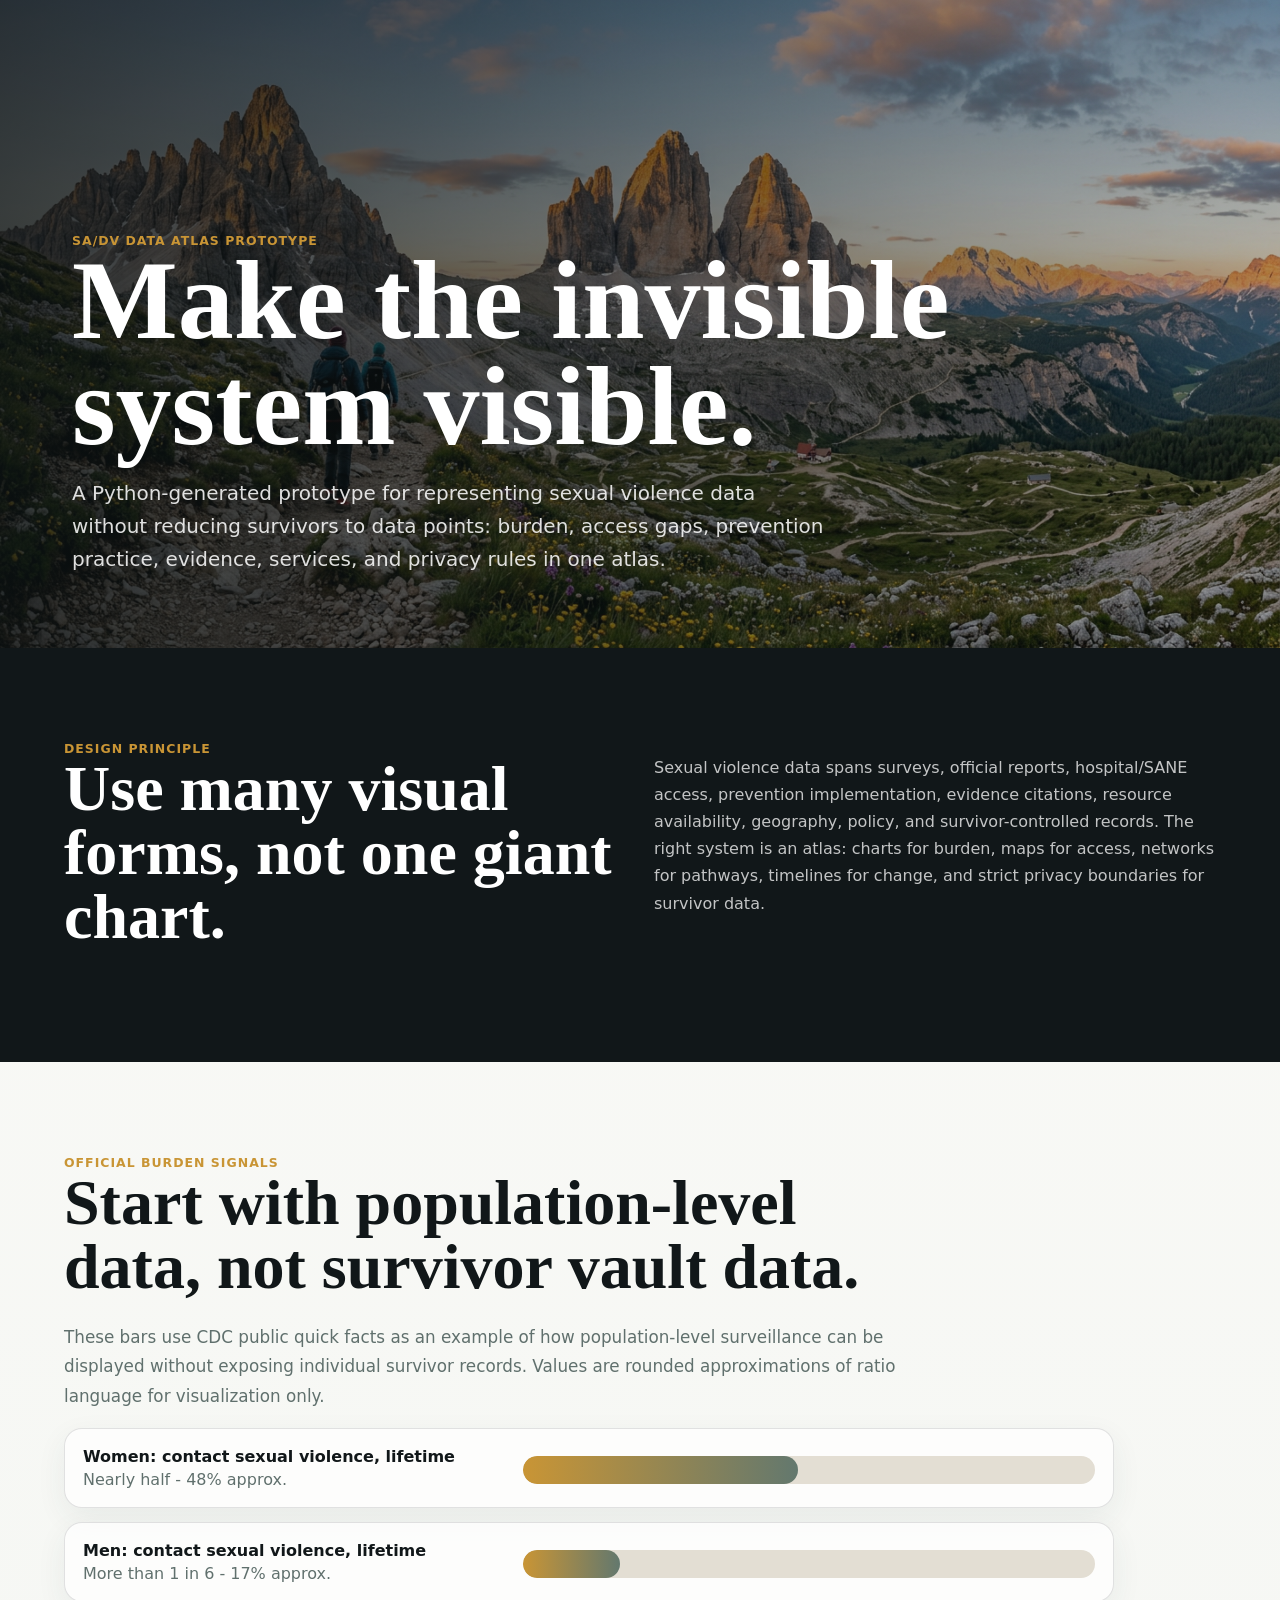
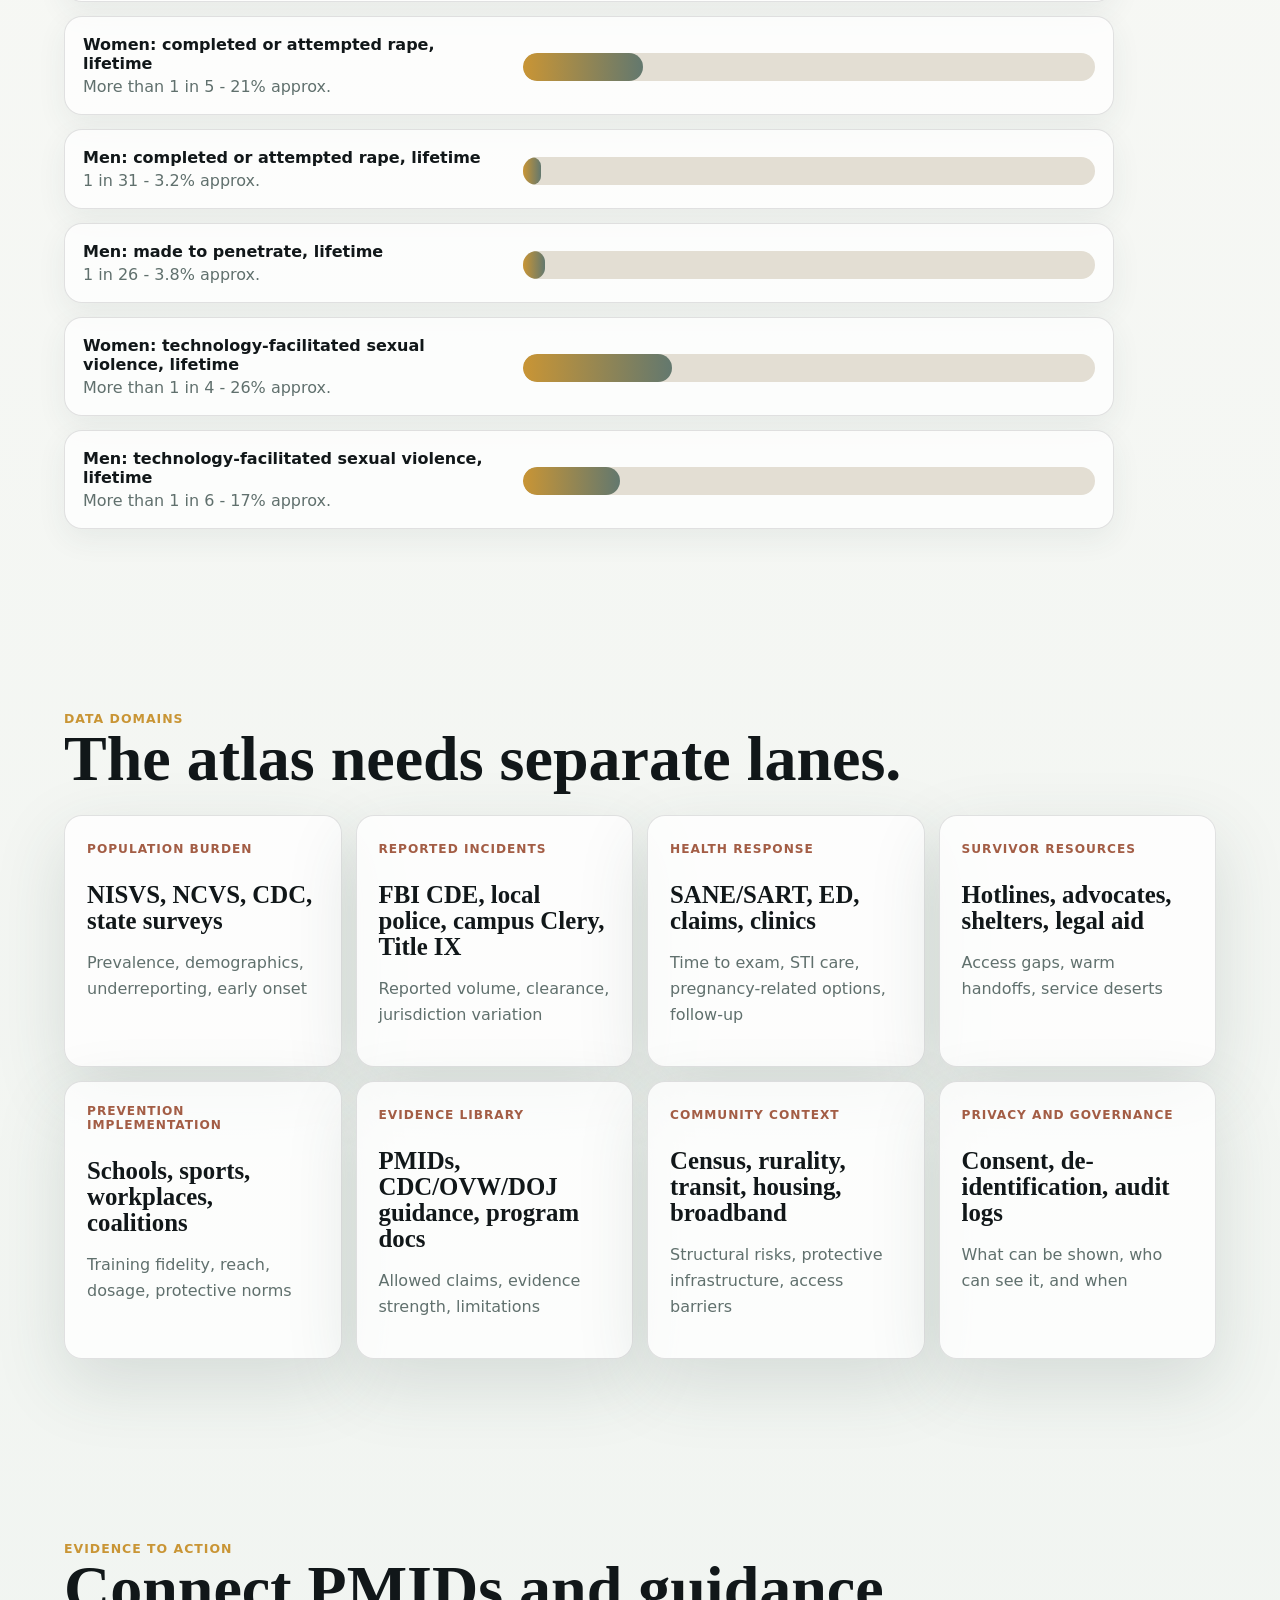
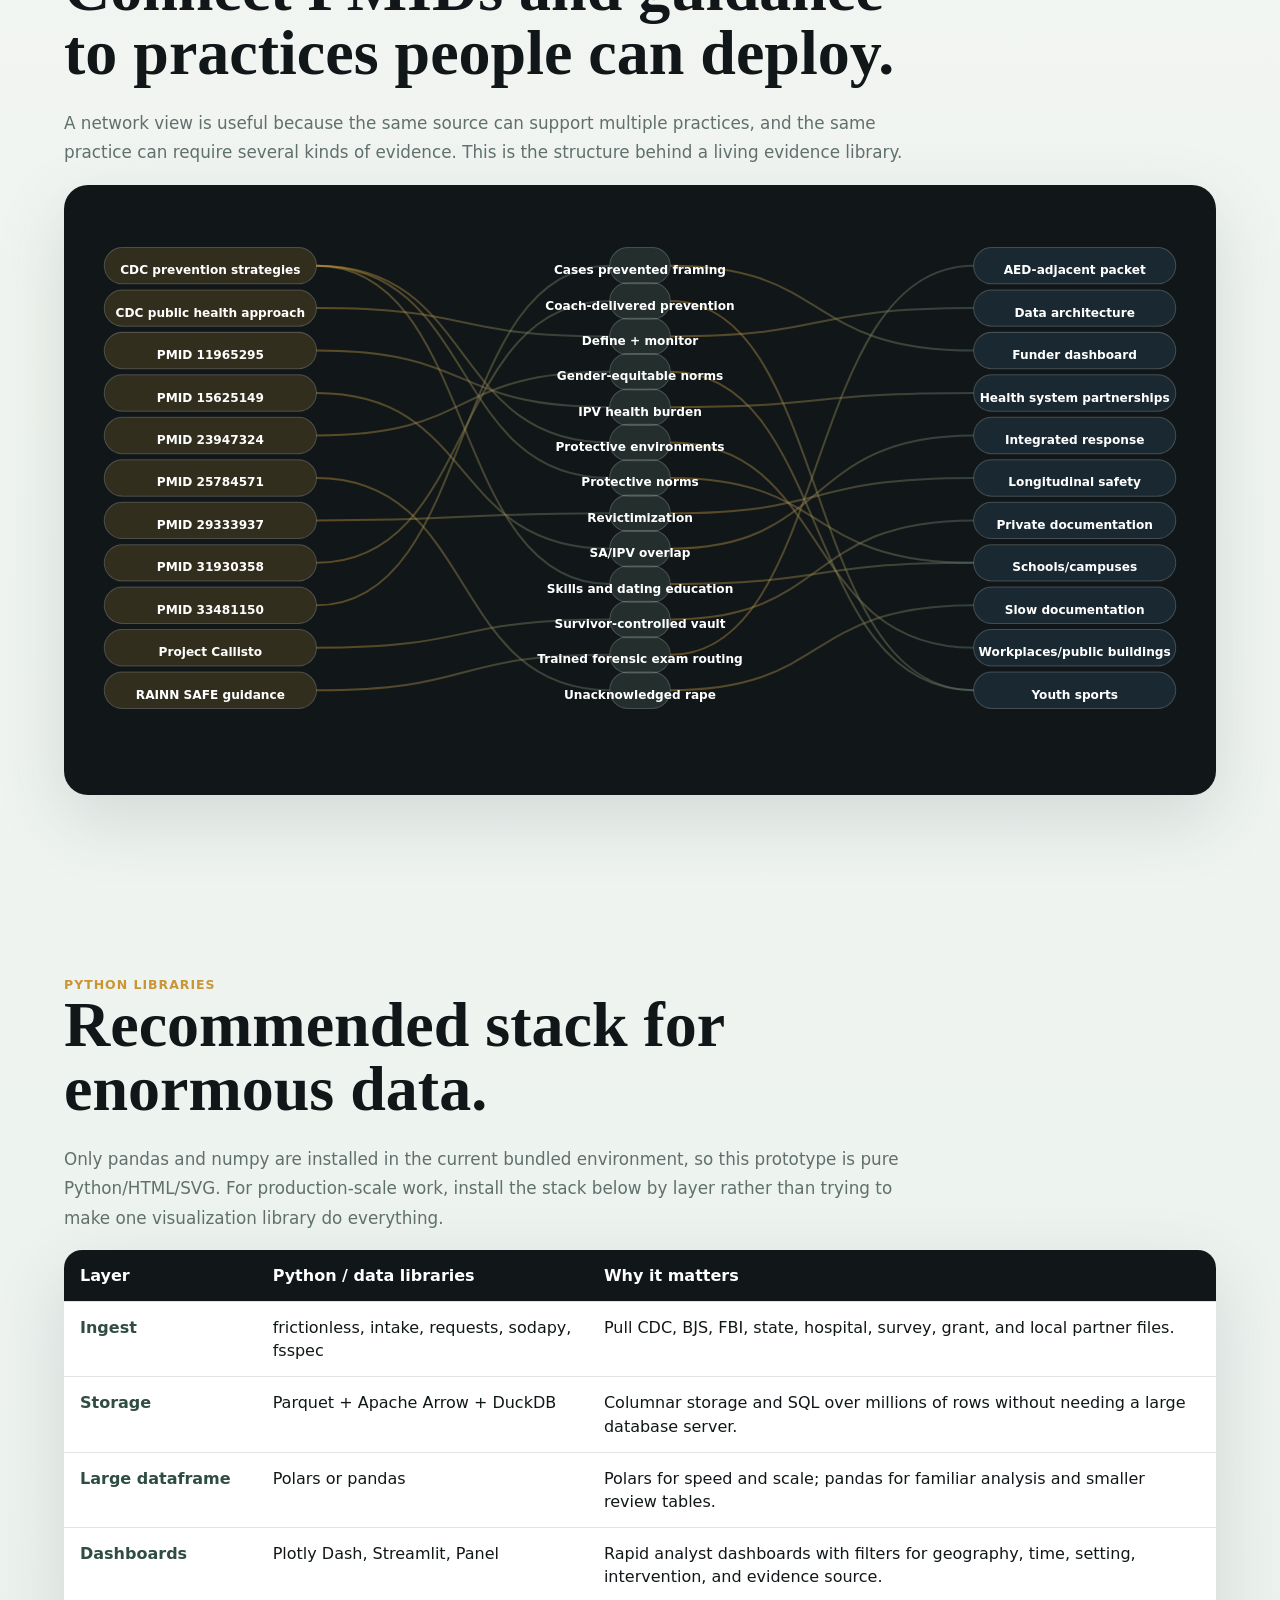
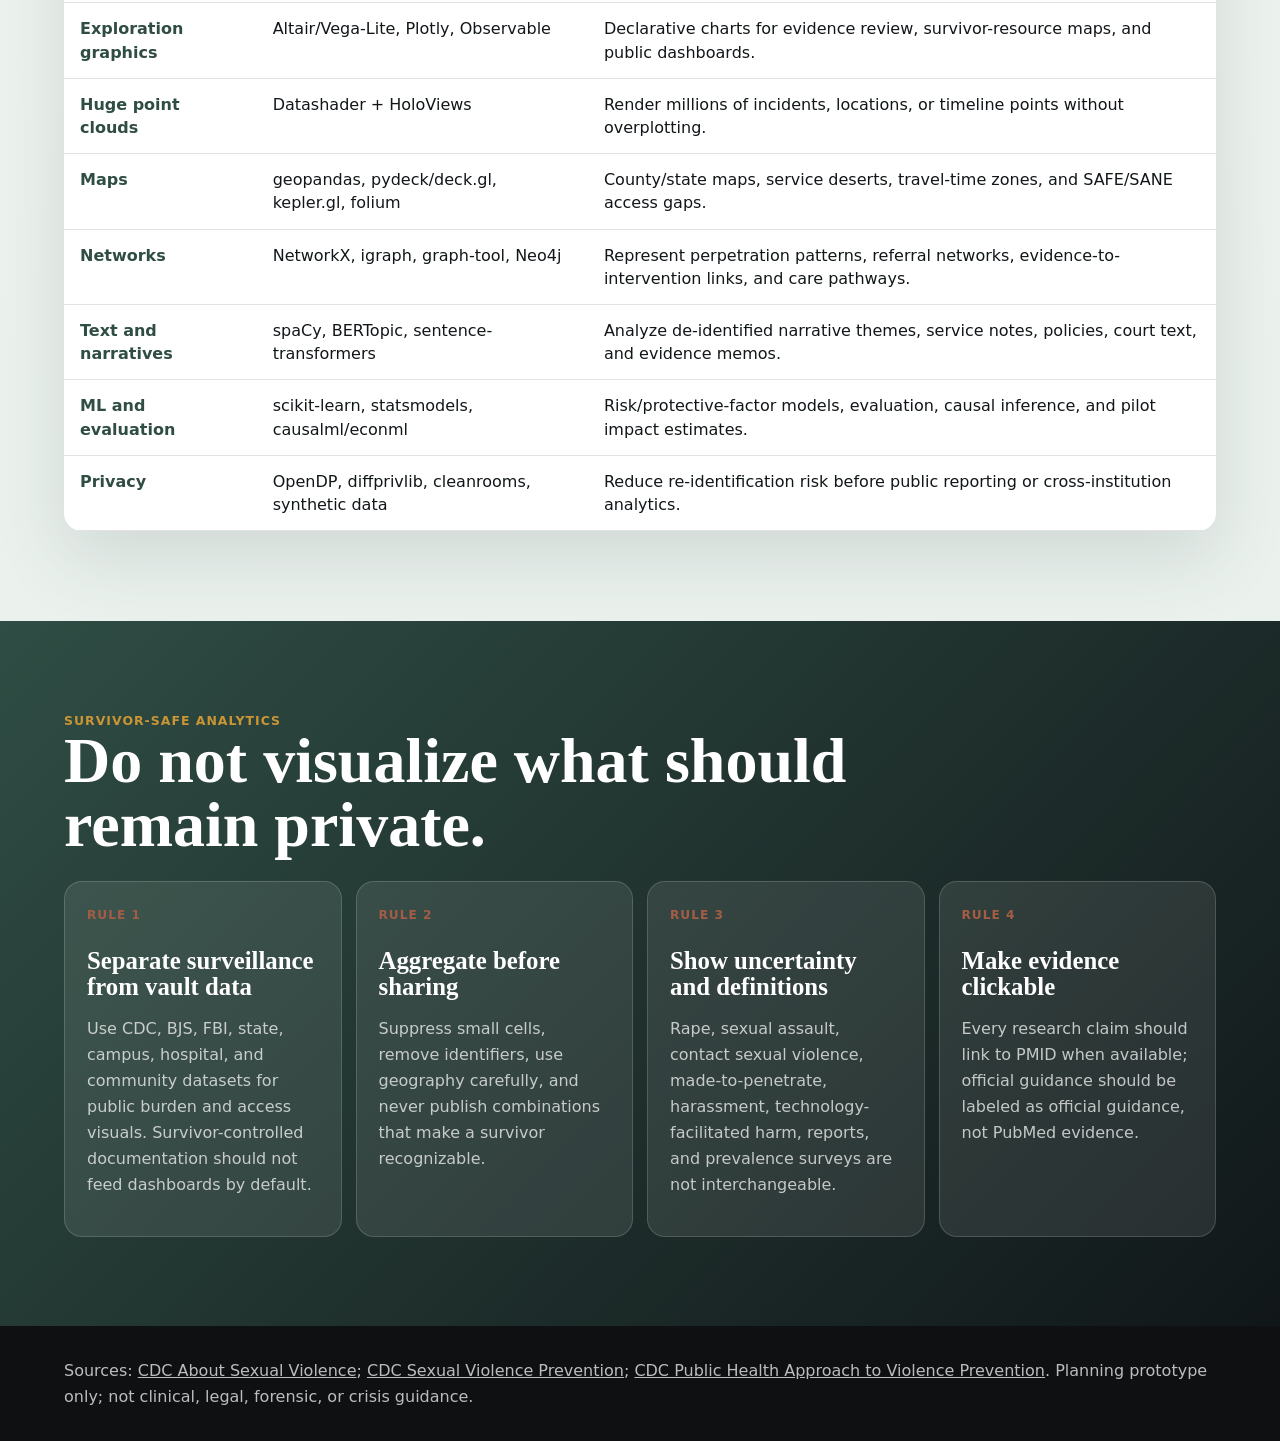
<file: data-atlas.html>
<!doctype html>
<html lang="en">
<head>
  <meta charset="utf-8" />
  <meta name="viewport" content="width=device-width, initial-scale=1" />
  <title>SA/DV Data Atlas Prototype</title>
  <style>
    :root {
      --ink:#111719; --muted:#60706d; --paper:#f7f4ed; --white:#fff;
      --moss:#2f4d44; --sage:#63786e; --clay:#a35d45; --gold:#c99535; --blue:#365f7f;
      --line:rgba(17,23,25,.12); --shadow:0 24px 70px rgba(47,77,68,.15);
    }
    * { box-sizing:border-box; }
    body { margin:0; overflow-x:hidden; background:linear-gradient(180deg,#fbfaf7,#e8f0ec); color:var(--ink); font-family:Avenir Next,Segoe UI,system-ui,sans-serif; }
    header { min-height:72vh; padding:clamp(32px,6vw,72px); color:#fff; display:grid; align-content:end; background:linear-gradient(90deg,rgba(12,18,19,.82),rgba(12,18,19,.32)), url('./assets/mountain-path-resilience.png') center/cover; }
    h1,h2,h3 { font-family:Iowan Old Style, Palatino, Georgia, serif; letter-spacing:0; }
    h1 { max-width:880px; margin:0 0 18px; font-size:clamp(3rem,9vw,7rem); line-height:.94; }
    header p { max-width:760px; margin:0; color:rgba(255,255,255,.86); font-size:1.25rem; line-height:1.65; }
    main { padding:0; }
    section { padding:clamp(48px,7vw,92px) clamp(18px,5vw,72px); }
    .intro { background:#111719; color:#fff; display:grid; gap:28px; grid-template-columns:repeat(auto-fit,minmax(min(280px,100%),1fr)); }
    .intro p { color:rgba(255,255,255,.75); line-height:1.7; }
    .kicker { color:var(--gold); font-weight:900; letter-spacing:.08em; text-transform:uppercase; font-size:.78rem; }
    h2 { max-width:880px; margin:0 0 24px; font-size:clamp(2rem,5vw,4.8rem); line-height:1; }
    .note { max-width:840px; color:var(--muted); line-height:1.75; font-size:1.05rem; }
    .bars { display:grid; gap:14px; max-width:1050px; }
    .bar-row { display:grid; grid-template-columns:minmax(260px,420px) 1fr; gap:20px; align-items:center; padding:18px; background:rgba(255,255,255,.72); border:1px solid var(--line); border-radius:18px; box-shadow:0 10px 30px rgba(47,77,68,.07); }
    .bar-row strong,.bar-row span { display:block; }
    .bar-row span { color:var(--muted); margin-top:4px; }
    .bar { display:block; height:28px; border-radius:999px; background:#e3ded3; overflow:hidden; }
    .bar i { display:block; height:100%; border-radius:999px; background:linear-gradient(90deg,var(--gold),var(--sage)); }
    .cards { display:grid; grid-template-columns:repeat(auto-fit,minmax(240px,1fr)); gap:14px; }
    .cards article { min-height:210px; padding:22px; border-radius:18px; background:rgba(255,255,255,.78); border:1px solid var(--line); box-shadow:var(--shadow); }
    .cards span { display:inline-block; color:var(--clay); font-weight:900; font-size:.76rem; letter-spacing:.08em; text-transform:uppercase; margin-bottom:26px; }
    .cards h3 { margin:0 0 10px; font-size:1.55rem; line-height:1.05; }
    .cards p { color:var(--muted); line-height:1.62; }
    .network-wrap { overflow:auto; overscroll-behavior-inline:contain; -webkit-overflow-scrolling:touch; border-radius:24px; background:#111719; padding:20px; box-shadow:var(--shadow); }
    .network { min-width:980px; width:100%; max-width:none; }
    .network path { fill:none; stroke:url(#line); stroke-width:2; opacity:.42; }
    .node rect { fill:rgba(255,255,255,.1); stroke:rgba(255,255,255,.2); }
    .node.source rect { fill:rgba(201,149,53,.18); }
    .node.bridge rect { fill:rgba(99,120,110,.24); }
    .node.target rect { fill:rgba(54,95,127,.24); }
    .node text { fill:#fff; font-size:12px; font-weight:800; text-anchor:middle; dominant-baseline:middle; }
    table { width:100%; border-collapse:collapse; background:#fff; border-radius:18px; overflow:hidden; box-shadow:var(--shadow); }
    th,td { padding:14px 16px; border-bottom:1px solid var(--line); vertical-align:top; text-align:left; line-height:1.45; }
    th { background:#111719; color:#fff; }
    td:first-child { font-weight:900; color:var(--moss); }
    .privacy { background:linear-gradient(135deg,#2f4d44,#111719); color:#fff; }
    .privacy .cards article { background:rgba(255,255,255,.09); border-color:rgba(255,255,255,.16); box-shadow:none; }
    .privacy .cards p { color:rgba(255,255,255,.72); }
    .privacy .cards h3 { color:#fff; }
    footer { padding:32px clamp(18px,5vw,72px); background:#0e1011; color:rgba(255,255,255,.72); line-height:1.6; }
    a { color:inherit; }
    
    @media (max-width:720px) {
      header,
      main,
      section,
      footer {
        width:100vw;
        max-width:100vw;
      }

      header,
      main,
      section,
      .intro,
      .intro > *,
      section > *,
      .bar-row,
      .cards article {
        min-width:0;
        max-width:100%;
      }

      header { min-height:68vh; padding:24px 18px; background-position:38% center; }
      header > *,
      section > *,
      footer > * {
        width:calc(100vw - 36px);
        max-width:calc(100vw - 36px);
      }
      h1 { max-width:100%; font-size:2.35rem; line-height:1.04; }
      h2 { max-width:100%; font-size:2rem; line-height:1.08; }
      header p { font-size:1.05rem; }
      section { padding:44px 18px; }
      .bar-row { grid-template-columns:1fr; }
      .cards article { min-height:auto; }
      .cards { grid-template-columns:1fr; }
      table { display:block; overflow-x:auto; white-space:normal; }
      th,td { min-width:12rem; }
      .network-wrap { margin-inline:-18px; border-radius:0; padding:14px 18px; }
      .network { min-width:760px; }
    }

    @media (max-width:380px) {
      h1 { font-size:2.55rem; }
      h2 { font-size:2.05rem; }
      .network { min-width:680px; }
    }

  </style>
</head>
<body>
<header>
  <span class="kicker">SA/DV Data Atlas Prototype</span>
  <h1>Make the invisible system visible.</h1>
  <p>A Python-generated prototype for representing sexual violence data without reducing survivors to data points: burden, access gaps, prevention practice, evidence, services, and privacy rules in one atlas.</p>
</header>
<main>
  <section class="intro">
    <div>
      <span class="kicker">Design principle</span>
      <h2>Use many visual forms, not one giant chart.</h2>
    </div>
    <p>Sexual violence data spans surveys, official reports, hospital/SANE access, prevention implementation, evidence citations, resource availability, geography, policy, and survivor-controlled records. The right system is an atlas: charts for burden, maps for access, networks for pathways, timelines for change, and strict privacy boundaries for survivor data.</p>
  </section>

  <section>
    <span class="kicker">Official burden signals</span>
    <h2>Start with population-level data, not survivor vault data.</h2>
    <p class="note">These bars use CDC public quick facts as an example of how population-level surveillance can be displayed without exposing individual survivor records. Values are rounded approximations of ratio language for visualization only.</p>
    <div class="bars">

            <article class="bar-row">
              <div>
                <strong>Women: contact sexual violence, lifetime</strong>
                <span>Nearly half - 48% approx.</span>
              </div>
              <a href="https://www.cdc.gov/sexual-violence/about/index.html" target="_blank" rel="noreferrer" aria-label="Open source for Women: contact sexual violence, lifetime">
                <span class="bar"><i style="width:48%"></i></span>
              </a>
            </article>
            

            <article class="bar-row">
              <div>
                <strong>Men: contact sexual violence, lifetime</strong>
                <span>More than 1 in 6 - 17% approx.</span>
              </div>
              <a href="https://www.cdc.gov/sexual-violence/about/index.html" target="_blank" rel="noreferrer" aria-label="Open source for Men: contact sexual violence, lifetime">
                <span class="bar"><i style="width:17%"></i></span>
              </a>
            </article>
            

            <article class="bar-row">
              <div>
                <strong>Women: completed or attempted rape, lifetime</strong>
                <span>More than 1 in 5 - 21% approx.</span>
              </div>
              <a href="https://www.cdc.gov/sexual-violence/about/index.html" target="_blank" rel="noreferrer" aria-label="Open source for Women: completed or attempted rape, lifetime">
                <span class="bar"><i style="width:21%"></i></span>
              </a>
            </article>
            

            <article class="bar-row">
              <div>
                <strong>Men: completed or attempted rape, lifetime</strong>
                <span>1 in 31 - 3.2% approx.</span>
              </div>
              <a href="https://www.cdc.gov/sexual-violence/about/index.html" target="_blank" rel="noreferrer" aria-label="Open source for Men: completed or attempted rape, lifetime">
                <span class="bar"><i style="width:3.2%"></i></span>
              </a>
            </article>
            

            <article class="bar-row">
              <div>
                <strong>Men: made to penetrate, lifetime</strong>
                <span>1 in 26 - 3.8% approx.</span>
              </div>
              <a href="https://www.cdc.gov/sexual-violence/about/index.html" target="_blank" rel="noreferrer" aria-label="Open source for Men: made to penetrate, lifetime">
                <span class="bar"><i style="width:3.8%"></i></span>
              </a>
            </article>
            

            <article class="bar-row">
              <div>
                <strong>Women: technology-facilitated sexual violence, lifetime</strong>
                <span>More than 1 in 4 - 26% approx.</span>
              </div>
              <a href="https://www.cdc.gov/sexual-violence/about/index.html" target="_blank" rel="noreferrer" aria-label="Open source for Women: technology-facilitated sexual violence, lifetime">
                <span class="bar"><i style="width:26%"></i></span>
              </a>
            </article>
            

            <article class="bar-row">
              <div>
                <strong>Men: technology-facilitated sexual violence, lifetime</strong>
                <span>More than 1 in 6 - 17% approx.</span>
              </div>
              <a href="https://www.cdc.gov/sexual-violence/about/index.html" target="_blank" rel="noreferrer" aria-label="Open source for Men: technology-facilitated sexual violence, lifetime">
                <span class="bar"><i style="width:17%"></i></span>
              </a>
            </article>
            
</div>
  </section>

  <section>
    <span class="kicker">Data domains</span>
    <h2>The atlas needs separate lanes.</h2>
    <div class="cards">
<article><span>Population burden</span><h3>NISVS, NCVS, CDC, state surveys</h3><p>Prevalence, demographics, underreporting, early onset</p></article>
<article><span>Reported incidents</span><h3>FBI CDE, local police, campus Clery, Title IX</h3><p>Reported volume, clearance, jurisdiction variation</p></article>
<article><span>Health response</span><h3>SANE/SART, ED, claims, clinics</h3><p>Time to exam, STI care, pregnancy-related options, follow-up</p></article>
<article><span>Survivor resources</span><h3>Hotlines, advocates, shelters, legal aid</h3><p>Access gaps, warm handoffs, service deserts</p></article>
<article><span>Prevention implementation</span><h3>Schools, sports, workplaces, coalitions</h3><p>Training fidelity, reach, dosage, protective norms</p></article>
<article><span>Evidence library</span><h3>PMIDs, CDC/OVW/DOJ guidance, program docs</h3><p>Allowed claims, evidence strength, limitations</p></article>
<article><span>Community context</span><h3>Census, rurality, transit, housing, broadband</h3><p>Structural risks, protective infrastructure, access barriers</p></article>
<article><span>Privacy and governance</span><h3>Consent, de-identification, audit logs</h3><p>What can be shown, who can see it, and when</p></article>
</div>
  </section>

  <section>
    <span class="kicker">Evidence to action</span>
    <h2>Connect PMIDs and guidance to practices people can deploy.</h2>
    <p class="note">A network view is useful because the same source can support multiple practices, and the same practice can require several kinds of evidence. This is the structure behind a living evidence library.</p>
    <div class="network-wrap"><svg class="network" viewBox="0 0 1100 560" role="img" aria-label="Evidence to practice network">
<defs><linearGradient id="line" x1="0" x2="1"><stop stop-color="#c99535"/><stop offset="1" stop-color="#63786e"/></linearGradient></defs>
<path d="M 230 102.0 C 390 102.0, 360 130.0, 520 130.0" />
<path d="M 580 130.0 C 740 130.0, 710 102.0, 880 102.0" />
<path d="M 230 60.0 C 390 60.0, 360 270.0, 520 270.0" />
<path d="M 580 270.0 C 740 270.0, 710 354.0, 880 354.0" />
<path d="M 230 60.0 C 390 60.0, 360 375.0, 520 375.0" />
<path d="M 580 375.0 C 740 375.0, 710 354.0, 880 354.0" />
<path d="M 230 60.0 C 390 60.0, 360 235.0, 520 235.0" />
<path d="M 580 235.0 C 740 235.0, 710 438.0, 880 438.0" />
<path d="M 230 354.0 C 390 354.0, 360 95.0, 520 95.0" />
<path d="M 580 95.0 C 740 95.0, 710 480.0, 880 480.0" />
<path d="M 230 396.0 C 390 396.0, 360 60.0, 520 60.0" />
<path d="M 580 60.0 C 740 60.0, 710 144.0, 880 144.0" />
<path d="M 230 228.0 C 390 228.0, 360 165.0, 520 165.0" />
<path d="M 580 165.0 C 740 165.0, 710 480.0, 880 480.0" />
<path d="M 230 186.0 C 390 186.0, 360 340.0, 520 340.0" />
<path d="M 580 340.0 C 740 340.0, 710 228.0, 880 228.0" />
<path d="M 230 144.0 C 390 144.0, 360 200.0, 520 200.0" />
<path d="M 580 200.0 C 740 200.0, 710 186.0, 880 186.0" />
<path d="M 230 270.0 C 390 270.0, 360 480.0, 520 480.0" />
<path d="M 580 480.0 C 740 480.0, 710 396.0, 880 396.0" />
<path d="M 230 312.0 C 390 312.0, 360 305.0, 520 305.0" />
<path d="M 580 305.0 C 740 305.0, 710 270.0, 880 270.0" />
<path d="M 230 438.0 C 390 438.0, 360 410.0, 520 410.0" />
<path d="M 580 410.0 C 740 410.0, 710 312.0, 880 312.0" />
<path d="M 230 480.0 C 390 480.0, 360 445.0, 520 445.0" />
<path d="M 580 445.0 C 740 445.0, 710 60.0, 880 60.0" />
<g class="node source"><rect x="20" y="42.0" width="210" height="36" rx="18"/><text x="125" y="65.0">CDC prevention strategies</text></g>
<g class="node source"><rect x="20" y="84.0" width="210" height="36" rx="18"/><text x="125" y="107.0">CDC public health approach</text></g>
<g class="node source"><rect x="20" y="126.0" width="210" height="36" rx="18"/><text x="125" y="149.0">PMID 11965295</text></g>
<g class="node source"><rect x="20" y="168.0" width="210" height="36" rx="18"/><text x="125" y="191.0">PMID 15625149</text></g>
<g class="node source"><rect x="20" y="210.0" width="210" height="36" rx="18"/><text x="125" y="233.0">PMID 23947324</text></g>
<g class="node source"><rect x="20" y="252.0" width="210" height="36" rx="18"/><text x="125" y="275.0">PMID 25784571</text></g>
<g class="node source"><rect x="20" y="294.0" width="210" height="36" rx="18"/><text x="125" y="317.0">PMID 29333937</text></g>
<g class="node source"><rect x="20" y="336.0" width="210" height="36" rx="18"/><text x="125" y="359.0">PMID 31930358</text></g>
<g class="node source"><rect x="20" y="378.0" width="210" height="36" rx="18"/><text x="125" y="401.0">PMID 33481150</text></g>
<g class="node source"><rect x="20" y="420.0" width="210" height="36" rx="18"/><text x="125" y="443.0">Project Callisto</text></g>
<g class="node source"><rect x="20" y="462.0" width="210" height="36" rx="18"/><text x="125" y="485.0">RAINN SAFE guidance</text></g>
<g class="node bridge"><rect x="520" y="42.0" width="60" height="36" rx="18"/><text x="550" y="65.0">Cases prevented framing</text></g>
<g class="node bridge"><rect x="520" y="77.0" width="60" height="36" rx="18"/><text x="550" y="100.0">Coach-delivered prevention</text></g>
<g class="node bridge"><rect x="520" y="112.0" width="60" height="36" rx="18"/><text x="550" y="135.0">Define + monitor</text></g>
<g class="node bridge"><rect x="520" y="147.0" width="60" height="36" rx="18"/><text x="550" y="170.0">Gender-equitable norms</text></g>
<g class="node bridge"><rect x="520" y="182.0" width="60" height="36" rx="18"/><text x="550" y="205.0">IPV health burden</text></g>
<g class="node bridge"><rect x="520" y="217.0" width="60" height="36" rx="18"/><text x="550" y="240.0">Protective environments</text></g>
<g class="node bridge"><rect x="520" y="252.0" width="60" height="36" rx="18"/><text x="550" y="275.0">Protective norms</text></g>
<g class="node bridge"><rect x="520" y="287.0" width="60" height="36" rx="18"/><text x="550" y="310.0">Revictimization</text></g>
<g class="node bridge"><rect x="520" y="322.0" width="60" height="36" rx="18"/><text x="550" y="345.0">SA/IPV overlap</text></g>
<g class="node bridge"><rect x="520" y="357.0" width="60" height="36" rx="18"/><text x="550" y="380.0">Skills and dating education</text></g>
<g class="node bridge"><rect x="520" y="392.0" width="60" height="36" rx="18"/><text x="550" y="415.0">Survivor-controlled vault</text></g>
<g class="node bridge"><rect x="520" y="427.0" width="60" height="36" rx="18"/><text x="550" y="450.0">Trained forensic exam routing</text></g>
<g class="node bridge"><rect x="520" y="462.0" width="60" height="36" rx="18"/><text x="550" y="485.0">Unacknowledged rape</text></g>
<g class="node target"><rect x="880" y="42.0" width="200" height="36" rx="18"/><text x="980" y="65.0">AED-adjacent packet</text></g>
<g class="node target"><rect x="880" y="84.0" width="200" height="36" rx="18"/><text x="980" y="107.0">Data architecture</text></g>
<g class="node target"><rect x="880" y="126.0" width="200" height="36" rx="18"/><text x="980" y="149.0">Funder dashboard</text></g>
<g class="node target"><rect x="880" y="168.0" width="200" height="36" rx="18"/><text x="980" y="191.0">Health system partnerships</text></g>
<g class="node target"><rect x="880" y="210.0" width="200" height="36" rx="18"/><text x="980" y="233.0">Integrated response</text></g>
<g class="node target"><rect x="880" y="252.0" width="200" height="36" rx="18"/><text x="980" y="275.0">Longitudinal safety</text></g>
<g class="node target"><rect x="880" y="294.0" width="200" height="36" rx="18"/><text x="980" y="317.0">Private documentation</text></g>
<g class="node target"><rect x="880" y="336.0" width="200" height="36" rx="18"/><text x="980" y="359.0">Schools/campuses</text></g>
<g class="node target"><rect x="880" y="378.0" width="200" height="36" rx="18"/><text x="980" y="401.0">Slow documentation</text></g>
<g class="node target"><rect x="880" y="420.0" width="200" height="36" rx="18"/><text x="980" y="443.0">Workplaces/public buildings</text></g>
<g class="node target"><rect x="880" y="462.0" width="200" height="36" rx="18"/><text x="980" y="485.0">Youth sports</text></g>
</svg></div>
  </section>

  <section>
    <span class="kicker">Python libraries</span>
    <h2>Recommended stack for enormous data.</h2>
    <p class="note">Only pandas and numpy are installed in the current bundled environment, so this prototype is pure Python/HTML/SVG. For production-scale work, install the stack below by layer rather than trying to make one visualization library do everything.</p>
    <table><thead><tr><th>Layer</th><th>Python / data libraries</th><th>Why it matters</th></tr></thead><tbody>
<tr><td>Ingest</td><td>frictionless, intake, requests, sodapy, fsspec</td><td>Pull CDC, BJS, FBI, state, hospital, survey, grant, and local partner files.</td></tr>
<tr><td>Storage</td><td>Parquet + Apache Arrow + DuckDB</td><td>Columnar storage and SQL over millions of rows without needing a large database server.</td></tr>
<tr><td>Large dataframe</td><td>Polars or pandas</td><td>Polars for speed and scale; pandas for familiar analysis and smaller review tables.</td></tr>
<tr><td>Dashboards</td><td>Plotly Dash, Streamlit, Panel</td><td>Rapid analyst dashboards with filters for geography, time, setting, intervention, and evidence source.</td></tr>
<tr><td>Exploration graphics</td><td>Altair/Vega-Lite, Plotly, Observable</td><td>Declarative charts for evidence review, survivor-resource maps, and public dashboards.</td></tr>
<tr><td>Huge point clouds</td><td>Datashader + HoloViews</td><td>Render millions of incidents, locations, or timeline points without overplotting.</td></tr>
<tr><td>Maps</td><td>geopandas, pydeck/deck.gl, kepler.gl, folium</td><td>County/state maps, service deserts, travel-time zones, and SAFE/SANE access gaps.</td></tr>
<tr><td>Networks</td><td>NetworkX, igraph, graph-tool, Neo4j</td><td>Represent perpetration patterns, referral networks, evidence-to-intervention links, and care pathways.</td></tr>
<tr><td>Text and narratives</td><td>spaCy, BERTopic, sentence-transformers</td><td>Analyze de-identified narrative themes, service notes, policies, court text, and evidence memos.</td></tr>
<tr><td>ML and evaluation</td><td>scikit-learn, statsmodels, causalml/econml</td><td>Risk/protective-factor models, evaluation, causal inference, and pilot impact estimates.</td></tr>
<tr><td>Privacy</td><td>OpenDP, diffprivlib, cleanrooms, synthetic data</td><td>Reduce re-identification risk before public reporting or cross-institution analytics.</td></tr>
</tbody></table>
  </section>

  <section class="privacy">
    <span class="kicker">Survivor-safe analytics</span>
    <h2>Do not visualize what should remain private.</h2>
    <div class="cards">
<article><span>Rule 1</span><h3>Separate surveillance from vault data</h3><p>Use CDC, BJS, FBI, state, campus, hospital, and community datasets for public burden and access visuals. Survivor-controlled documentation should not feed dashboards by default.</p></article>
<article><span>Rule 2</span><h3>Aggregate before sharing</h3><p>Suppress small cells, remove identifiers, use geography carefully, and never publish combinations that make a survivor recognizable.</p></article>
<article><span>Rule 3</span><h3>Show uncertainty and definitions</h3><p>Rape, sexual assault, contact sexual violence, made-to-penetrate, harassment, technology-facilitated harm, reports, and prevalence surveys are not interchangeable.</p></article>
<article><span>Rule 4</span><h3>Make evidence clickable</h3><p>Every research claim should link to PMID when available; official guidance should be labeled as official guidance, not PubMed evidence.</p></article>
</div>
  </section>
</main>
<footer>
  Sources: <a href="https://www.cdc.gov/sexual-violence/about/index.html">CDC About Sexual Violence</a>; <a href="https://www.cdc.gov/sexual-violence/prevention/index.html">CDC Sexual Violence Prevention</a>; <a href="https://www.cdc.gov/violence-prevention/about/about-the-public-health-approach-to-violence-prevention.html">CDC Public Health Approach to Violence Prevention</a>. Planning prototype only; not clinical, legal, forensic, or crisis guidance.
</footer>
</body>
</html>
</file>
